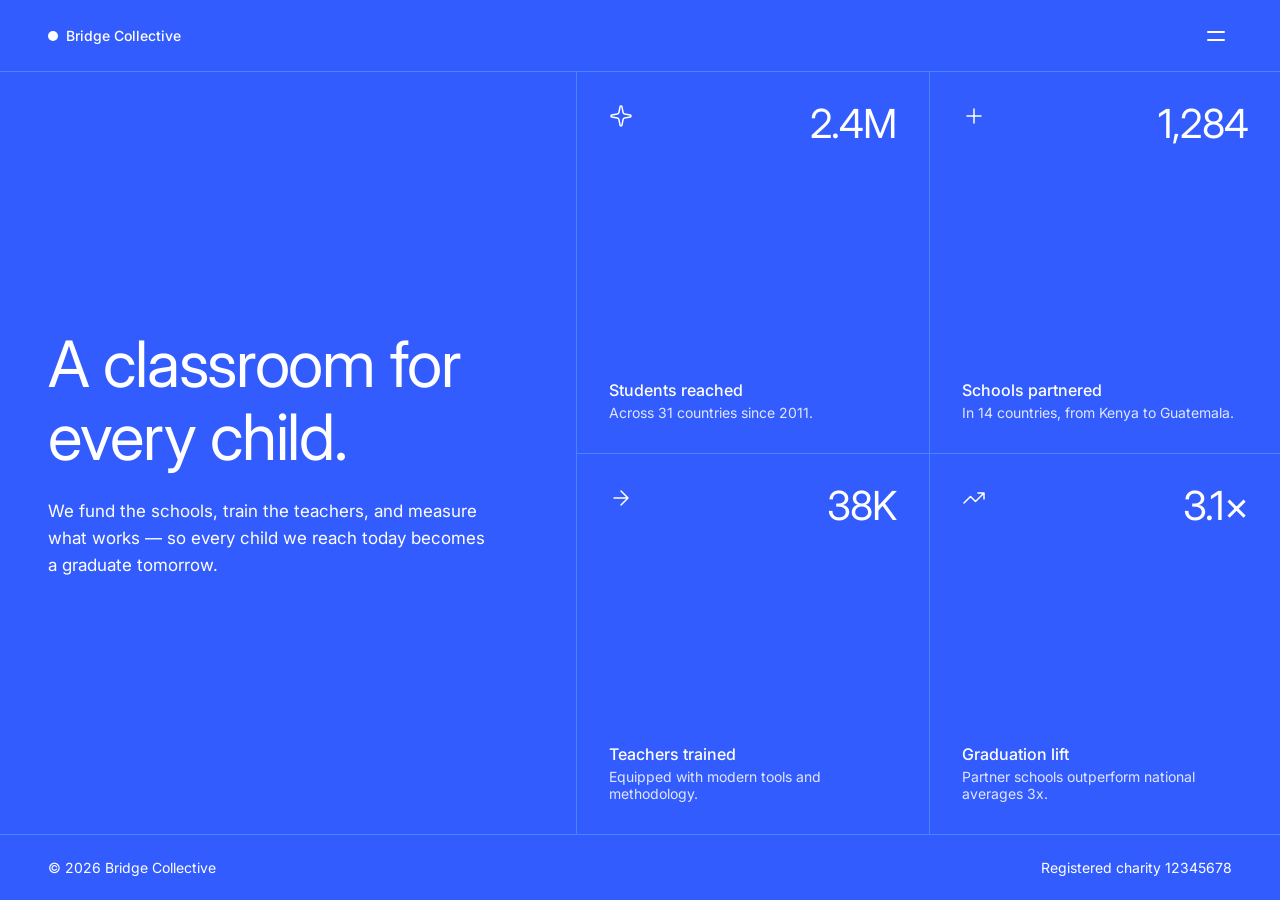
<file: grid-landing-page-main/index.html>
<!DOCTYPE html>
<html lang="en">
<head>
  <meta charset="UTF-8">
  <meta name="viewport" content="width=device-width, initial-scale=1.0">

  <link rel="icon" type="image/png" sizes="32x32" href="./assets/images/favicon-32x32.png">
  <link rel="stylesheet" href="style.css">

  <title>Frontend Mentor | Grid landing page</title>
</head>
<body>

  <!-- En-tête : logo + bouton du menu -->
  <header class="header">
    <a href="#" class="logo">Bridge Collective</a>

    <button class="menu-button" type="button" aria-label="Open menu" aria-expanded="false" aria-controls="menu">
      <img src="./assets/images/icon-menu.svg" alt="" width="24" height="24">
    </button>
  </header>

  <main class="main">

    <!-- Partie gauche : titre et paragraphe -->
    <section class="hero">
      <h1>A classroom for every child.</h1>
      <p>We fund the schools, train the teachers, and measure what works — so every child we reach today becomes a graduate tomorrow.</p>
    </section>

    <!-- Partie droite : les 4 statistiques (grille 2x2) -->
    <section class="stats">
      <!-- Statistique 1 -->
      <article class="stat">
        <img src="./assets/images/icon-sparkle.svg" alt="" width="24" height="24">
        <p class="stat-number">2.4M</p>
        <h2 class="stat-title">Students reached</h2>
        <p class="stat-text">Across 31 countries since 2011.</p>
      </article>

      <!-- Statistique 2 -->
      <article class="stat">
        <img src="./assets/images/icon-plus.svg" alt="" width="24" height="24">
        <p class="stat-number">1,284</p>
        <h2 class="stat-title">Schools partnered</h2>
        <p class="stat-text">In 14 countries, from Kenya to Guatemala.</p>
      </article>

      <!-- Statistique 3 -->
      <article class="stat">
        <img src="./assets/images/icon-arrow-right.svg" alt="" width="24" height="24">
        <p class="stat-number">38K</p>
        <h2 class="stat-title">Teachers trained</h2>
        <p class="stat-text">Equipped with modern tools and methodology.</p>
      </article>

      <!-- Statistique 4 -->
      <article class="stat">
        <img src="./assets/images/icon-trending-up.svg" alt="" width="24" height="24">
        <p class="stat-number">3.1×</p>
        <h2 class="stat-title">Graduation lift</h2>
        <p class="stat-text">Partner schools outperform national averages 3x.</p>
      </article>
    </section>

  </main>

  <!-- Pied de page : copyright et numéro de l'association -->
  <footer class="footer">
    <p>© 2026 Bridge Collective</p>
    <p>Registered charity 12345678</p>
  </footer>

  <!-- Menu : caché au départ, affiché quand on clique sur le bouton (voir script.js) -->
  <div class="overlay" hidden></div>
  <nav class="menu" id="menu" aria-label="Main" hidden>
    <ul>
      <li><a href="#">About</a></li>
      <li><a href="#">Our Work</a></li>
      <li><a href="#">Partners</a></li>
      <li><a href="#">Annual Report</a></li>
      <li><a href="#">Donate</a></li>
    </ul>
  </nav>
  <script src="script.js"></script>
</body>
</html>
</file>
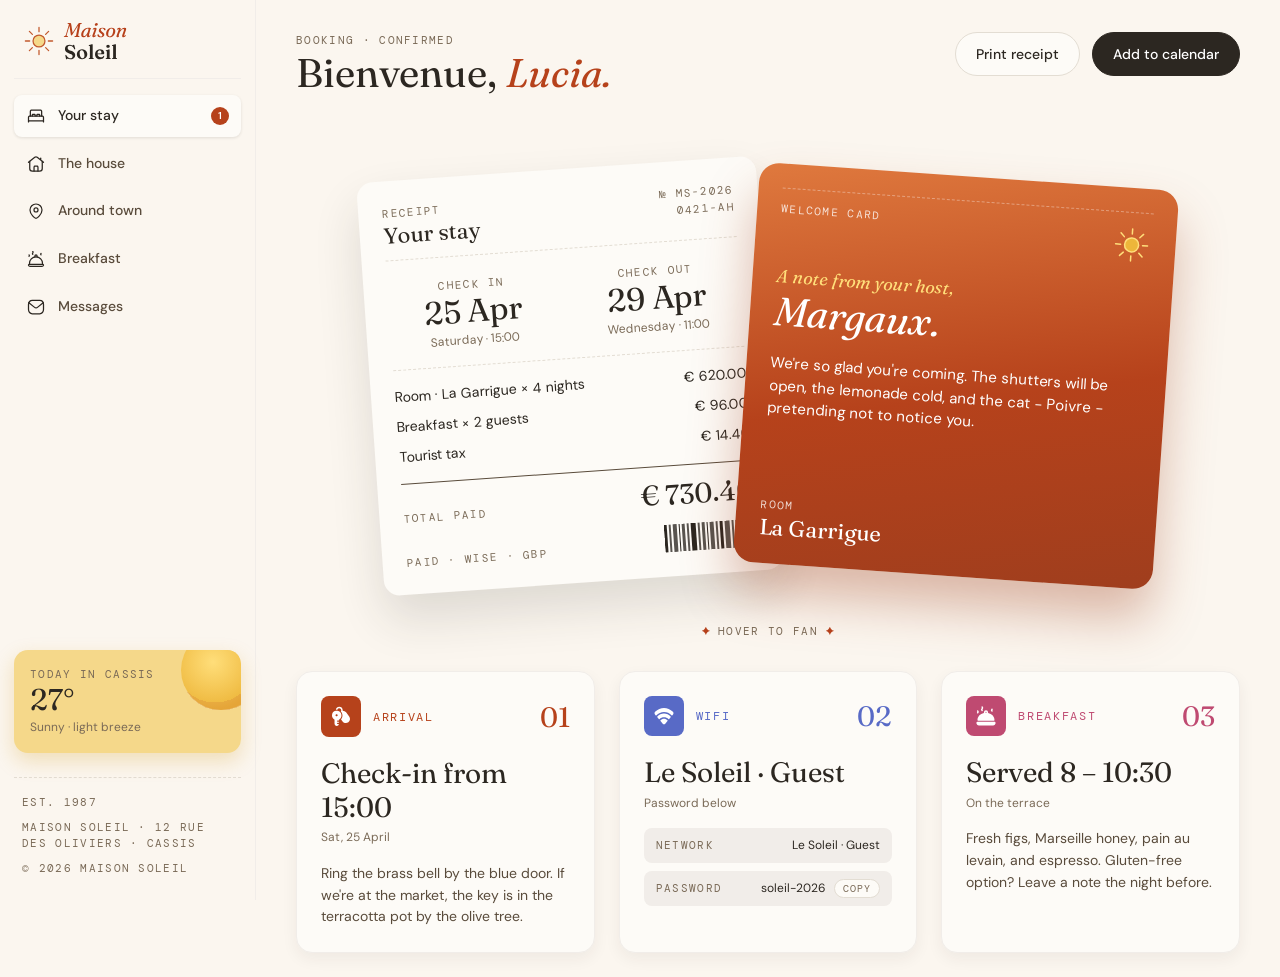
<file: hotel-booking-confirmation-page-main/index.html>
<!DOCTYPE html>
<html lang="en">
<head>
  <meta charset="UTF-8">
  <meta name="viewport" content="width=device-width, initial-scale=1.0">
  <link rel="icon" type="image/png" sizes="32x32" href="./assets/images/favicon-32x32.png">
  <title>Frontend Mentor | Hotel booking confirmation page</title>
  <link rel="stylesheet" href="style.css">
</head>
<body>
<div class="layout">

  <!-- <aside> est la balise sémantique d'un contenu placé à côté du contenu principal : logo, navigation, météo -->
  <aside class="sidebar" id="sidebar">

    <!-- Ligne du haut : logo à gauche, bouton de menu à droite visible que sur mobile -->
    <div class="sidebar__top">
      <a href="#"><img src="./assets/images/logo.svg" alt="Maison Soleil"></a>
      <button class="menu-toggle" type="button" aria-expanded="false" aria-label="Open menu">
        <img class="icon-open" src="./assets/images/icon-menu.svg" alt="">
        <img class="icon-close" src="./assets/images/icon-close.svg" alt="">
      </button>
    </div>

    <!-- Panneau qui regroupe ce qui se replie dans le menu mobile : navigation, météo et mentions -->
    <div class="sidebar__panel">

      <!-- Navigation du client -->
      <nav aria-label="Guest navigation">
        <ul class="nav">
          <li><a href="#" aria-current="page" aria-label="Your stay, 1 new notification"><img src="./assets/images/icon-bed.svg" alt="">Your stay<span class="badge">1</span></a>
          </li>
          <li><a href="#"><img src="./assets/images/icon-house.svg" alt="">The house</a></li>
          <li><a href="#"><img src="./assets/images/icon-pin.svg" alt="">Around town</a></li>
          <li><a href="#"><img src="./assets/images/icon-breakfast-outline.svg" alt="">Breakfast</a></li>
          <li><a href="#"><img src="./assets/images/icon-mail.svg" alt="">Messages</a></li>
        </ul>
      </nav>

      <!-- Carte météo locale, placée en bas de la barre latérale par le CSS -->
      <div class="weather">
        <img src="./assets/images/icon-weather.svg" alt="">
        <p class="label">Today in Cassis</p>
        <p class="big">27°</p>
        <!-- <small> sert ici de texte secondaire discret -->
        <small>Sunny · light breeze</small>
      </div>

      <!-- Mentions de l'hôtel : année de création, adresse et copyright -->
      <div class="legal">
        <p class="label">Est. 1987</p>
        <p class="label">Maison Soleil · 12 Rue des Oliviers · Cassis</p>
        <p class="label">© 2026 Maison Soleil</p>
      </div>
    </div>
  </aside>

 <!-- Colonne de droite : contenu principal de la page -->
  <div class="content">

    <!-- En-tête de la page-->
    <header class="topbar">
      <div>
        <p class="label">Booking · Confirmed</p>
        <h1>Bienvenue, <em>Lucia.</em></h1>
      </div>

      <!--Boutons d'action : de vrais <button> car ils déclenchent une action et ne changent pas de page-->
      <div class="actions">
        <button class="button" type="button" id="print">Print receipt</button>
        <!-- Deuxième classe "dark" : ajoute le style sombre par-dessus le style de base .button -->
        <button class="button dark" type="button">Add to calendar</button>
      </div>
    </header>

    <main>

      <!-- Début des cartes de réservation : le reçu et le mot de l'hôte qui se chevauchent -->
      <section class="showcase" aria-label="Your booking">

        <div class="stack">

          <!-- Carte du reçu : récapitulatif du séjour et du paiement -->
          <article class="receipt">

            <!-- Haut du reçu : titre à gauche et numéro de réservation à droite -->
            <div class="receipt__head">
              <div><p class="label">Receipt</p><h2>Your stay</h2></div>
              <p class="label">№ MS-2026<br>0421-AH</p>
            </div>

            <!-- Dates du séjour : deux blocs côte à côte pour l'arrivée et le départ -->
            <div class="receipt__dates">
              <div><p class="label">Check in</p><p class="big">25 Apr</p><small>Saturday · 15:00</small></div>
              <div><p class="label">Check out</p><p class="big">29 Apr</p><small>Wednesday · 11:00</small></div>
            </div>

            <!-- Détail du prix : une liste de description <dl> relie chaque libellé (dt) à son montant (dd) -->
            <dl class="receipt__lines">
              <div><dt>Room · La Garrigue × 4 nights</dt><dd>€ 620.00</dd></div>
              <div><dt>Breakfast × 2 guests</dt><dd>€ 96.00</dd></div>
              <div><dt>Tourist tax</dt><dd>€ 14.40</dd></div>
            </dl>
            <div class="receipt__total"><p class="label">Total paid</p><p class="big">€ 730.40</p></div>

            <!-- Bas du reçu : moyen de paiement à gauche et code-barres décoratif à droite -->
            <div class="receipt__foot"><p class="label">Paid · Wise · GBP</p><img src="./assets/images/icon-barcode.svg" alt=""></div>
          </article>

          <!-- Carte orange du mot de l'hôte, posée par-dessus le reçu -->
          <article class="note">
            <!-- Haut de la carte : libellé à gauche et petit soleil décoratif à droite -->
            <div class="note__head"><p class="label">Welcome card</p><img src="./assets/images/icon-sun.svg" alt=""></div>
            <!-- Message de l'hôte : introduction, prénom en grand, puis texte de bienvenue -->
            <p class="note__from">A note from your host,</p>
            <h2>Margaux.</h2>
            <p>We're so glad you're coming. The shutters will be open, the lemonade cold, and the cat - Poivre - pretending not to notice you.</p>
            <div class="note__room"><p class="label">Room</p><p class="big">La Garrigue</p></div>
          </article>

          <!-- Grand soleil invisible au départ : il apparaît entre les cartes quand elles s'écartent au survol -->
          <img class="stack__sun" src="./assets/images/illustration-sun.svg" alt="">
        </div>
        <p class="hint label" aria-hidden="true">Hover to fan</p>
      </section>

      <!-- Début de la rangée d'infos pratiques : trois cartes Arrivée, Wi-Fi et Petit-déjeuner -->
      <section class="infos" aria-label="Guest information">

        <!-- Carte Arrivée : heure et instructions pour récupérer la clé -->
        <article class="info">
          <!-- Haut de carte : icône avec son nom à gauche, numéro à droite -->
          <div class="info__head">
            <span class="info__tag"><img src="./assets/images/icon-key.svg" alt="">Arrival</span>
            <span class="info__num">01</span>
          </div>
          <h2>Check-in from 15:00</h2>
          <small>Sat, 25 April</small>
          <p>Ring the brass bell by the blue door. If we're at the market, the key is in the terracotta pot by the olive tree.</p>
        </article>

        <!-- Carte Wi-Fi : la classe info--wifi change la couleur d'accent en bleu (voir le CSS) -->
        <article class="info info--wifi">
          <div class="info__head">
            <span class="info__tag"><img src="./assets/images/icon-wifi.svg" alt="">Wifi</span>
            <span class="info__num">02</span>
          </div>
          <h2>Le Soleil · Guest</h2>
          <small>Password below</small>

          <!-- Identifiants du réseau : une liste de description avec une ligne par information -->
          <dl class="creds">
            <div><dt class="label">Network</dt><dd>Le Soleil · Guest</dd></div>
            <div>
              <dt class="label">Password</dt>
              <dd id="wifi-password">soleil-2026</dd>
              <!-- Bouton de copie : aria-live="polite" fait annoncer le changement de texte (Copied) aux lecteurs d'écran -->
              <dd><button class="copy" type="button" aria-live="polite">Copy</button></dd>
            </div>
          </dl>
        </article>

        <!-- Carte Petit-déjeuner : la classe info--breakfast change la couleur d'accent en rose -->
        <article class="info info--breakfast">
          <div class="info__head">
            <span class="info__tag"><img src="./assets/images/icon-breakfast.svg" alt="">Breakfast</span>
            <span class="info__num">03</span>
          </div>
          <h2>Served 8 – 10:30</h2>
          <small>On the terrace</small>
          <p>Fresh figs, Marseille honey, pain au levain, and espresso. Gluten-free option? Leave a note the night before.</p>
        </article>
      </section>
    </main>
  </div>
</div>
<script src="script.js"></script>
</body>
</html>
</file>
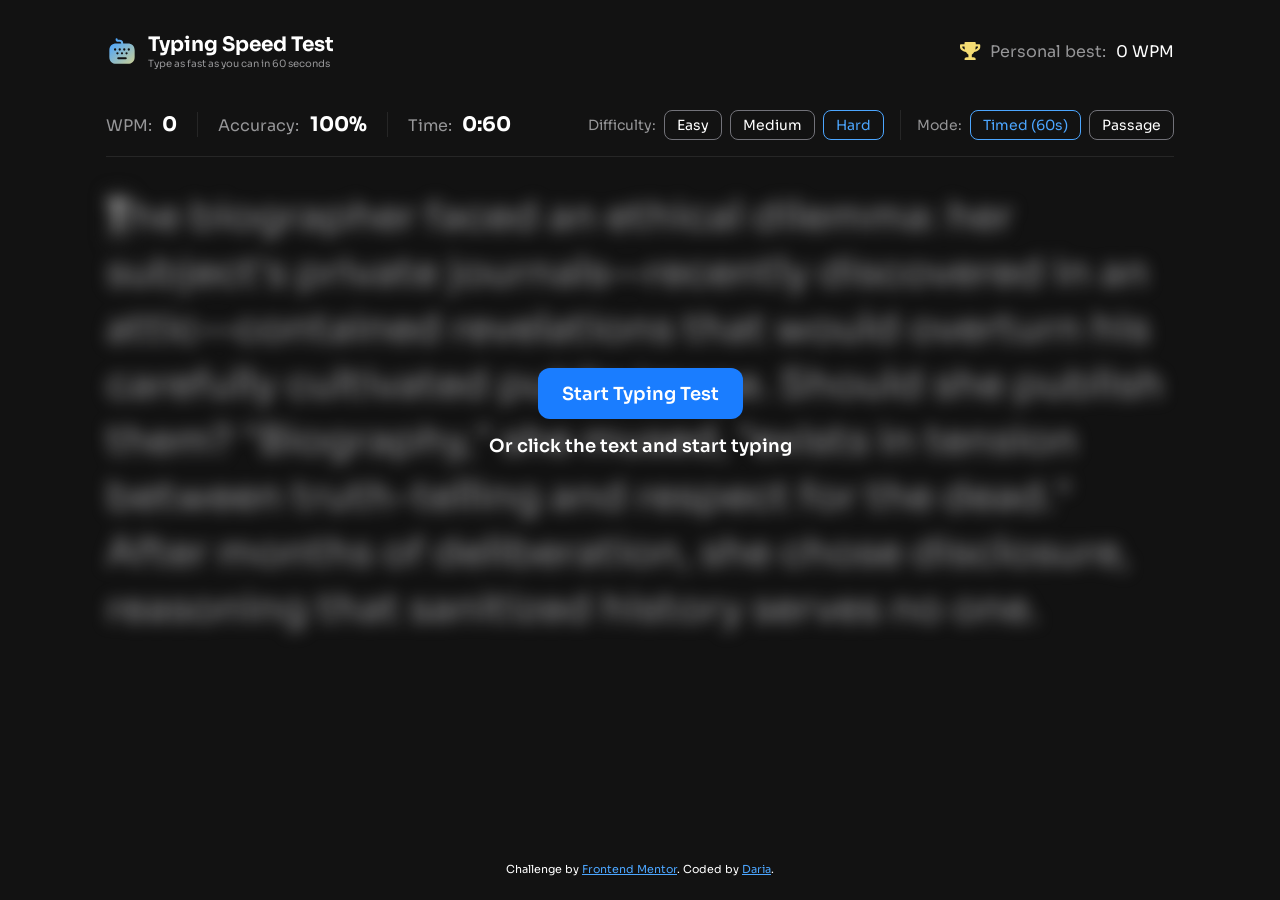
<file: typing-speed-test-main/index.html>
<!DOCTYPE html>
<html lang="en">
<head>
  <meta charset="UTF-8">
  <meta name="viewport" content="width=device-width, initial-scale=1.0">
  <link rel="icon" type="image/png" sizes="32x32" href="./assets/images/favicon-32x32.png">
  <title>Frontend Mentor | Typing Speed Test</title>
  <link rel="stylesheet" href="./style.css">
  <script src="./script.js" defer></script>
</head>
<body>

  <!-- Image de confettis, cachée par défaut et affichée seulement en cas de nouveau record -->
  <img class="confetti" id="confetti" src="./assets/images/pattern-confetti.svg" alt="" hidden>

  <!-- Conteneur général qui centre et limite la largeur du contenu -->
  <div class="app">

    <!-- En-tête de la page : logo et titre à gauche, record personnel à droite -->
    <header class="header">

      <!-- Bloc de gauche : logo accompagné du titre et du sous-titre -->
      <div class="brand">
        <img src="./assets/images/logo-small.svg" alt="" width="32" height="32">
        <div>
          <h1 class="brand__title">Typing Speed Test</h1>
          <p class="brand__subtitle">Type as fast as you can in 60 seconds</p>
        </div>
      </div>

      <!-- Bloc de droite : le meilleur score, rempli par le JavaScript via l'id "best" -->
      <p class="best">
        <img src="./assets/images/icon-personal-best.svg" alt="" width="21" height="18">
        <span class="best__label">Personal best:</span>
        <span><span id="best">0</span> WPM</span>
      </p>
    </header>

    <!-- Écran du test, masqué par le JavaScript quand les résultats s'affichent -->
    <main id="test-view">

      <!-- Barre qui regroupe les statistiques en direct et les réglages -->
      <section class="toolbar" aria-label="Test settings and live stats">

        <!-- Statistiques mises à jour en direct par le JavaScript grâce aux id -->
        <div class="stats">
          <p class="stat">WPM: <strong id="wpm">0</strong></p>
          <p class="stat">Accuracy: <strong id="accuracy">100%</strong></p>
          <p class="stat">Time: <strong id="time">0:60</strong></p>
        </div>

        <!-- Réglages : chaque groupe de boutons permet de choisir une seule option -->
        <div class="options">

          <!-- Niveau de difficulté : data-difficulty indique au JavaScript quelle valeur choisir -->
          <div class="option-group">
            <span class="option-group__label">Difficulty:</span>
            <!-- aria-pressed="true" marque le bouton actuellement sélectionné -->
            <button class="chip" type="button" data-difficulty="easy" aria-pressed="false">Easy</button>
            <button class="chip" type="button" data-difficulty="medium" aria-pressed="false">Medium</button>
            <button class="chip" type="button" data-difficulty="hard" aria-pressed="true">Hard</button>
          </div>

          <!-- Mode de jeu : chronométré (60 secondes) ou jusqu'à la fin du passage -->
          <div class="option-group">
            <span class="option-group__label">Mode:</span>
            <button class="chip" type="button" data-mode="timed" aria-pressed="true">Timed (60s)</button>
            <button class="chip" type="button" data-mode="passage" aria-pressed="false">Passage</button>
          </div>
        </div>
      </section>

      <!-- Zone du texte à recopier, avec position relative pour superposer l'écran de démarrage -->
      <section class="passage-zone">

        <!-- Texte à recopier : le JavaScript y insère un <span> par caractère -->
        <div class="passage is-blurred" id="passage" aria-label="Text to type"></div>

        <!-- Champ de saisie invisible : il reçoit les touches tapées, y compris sur mobile -->
        <input class="sr-input" id="hidden-input" type="text"
               autocomplete="off" autocapitalize="off" autocorrect="off"
               spellcheck="false" aria-label="Type the passage here">

        <!-- Écran de démarrage superposé au texte flouté, masqué dès que le test commence -->
        <div class="start" id="start">
          <button class="btn btn--primary" id="start-btn" type="button">Start Typing Test</button>
          <p class="start__hint">Or click the text and start typing</p>
        </div>
      </section>

      <!-- Bouton de relance, visible seulement pendant le test -->
      <div class="restart" id="restart" hidden>
        <button class="btn btn--dark" id="restart-btn" type="button">
          Restart Test
          <img src="./assets/images/icon-restart.svg" alt="" width="16" height="16">
        </button>
      </div>
    </main>

    <!-- Écran des résultats, caché au départ et affiché à la fin du test -->
    <section class="results" id="results-view" hidden>

      <!-- Étoiles purement décoratives, placées en position absolue par le CSS -->
      <img class="results__star results__star--1" src="./assets/images/pattern-star-1.svg" alt="" width="74" height="74">
      <img class="results__star results__star--2" src="./assets/images/pattern-star-2.svg" alt="" width="32" height="32">

      <!-- Icône dans un halo, son image change si le record est battu -->
      <div class="results__icon">
        <img id="results-icon" src="./assets/images/icon-completed.svg" alt="" width="64" height="64">
      </div>

      <!-- Titre et message, remplacés par le JavaScript selon le résultat -->
      <h2 class="results__title" id="results-title">Test Complete!</h2>
      <p class="results__text" id="results-text">Solid run. Keep pushing to beat your high score.</p>

      <!-- Trois cartes de résultats : mots par minute, précision, caractères -->
      <div class="cards">
        <div class="card">
          <p class="card__label">WPM:</p>
          <p class="card__value" id="res-wpm">0</p>
        </div>
        <div class="card">
          <p class="card__label">Accuracy:</p>
          <p class="card__value" id="res-accuracy">0%</p>
        </div>
        <div class="card">
          <p class="card__label">Characters</p>
          <!-- Caractères corrects en vert, un séparateur, puis les erreurs en rouge -->
          <p class="card__value">
            <span class="ok" id="res-correct">0</span><span class="sep">/</span><span class="ko" id="res-wrong">0</span>
          </p>
        </div>
      </div>

      <!-- Bouton pour recommencer un test depuis l'écran des résultats -->
      <button class="btn btn--light" id="again-btn" type="button">
        Go Again
        <img src="./assets/images/icon-restart.svg" alt="" width="16" height="16">
      </button>
    </section>

    <!-- Pied de page : crédit du défi et de l'auteur -->
    <footer class="attribution">
      Challenge by <a href="https://www.frontendmentor.io?ref=challenge">Frontend Mentor</a>.
      Coded by <a href="#">Daria</a>.
    </footer>
  </div>
</body>
</html>
</file>
<file: grid-landing-page-main/style.css>
/* Police Inter, chargée depuis le dossier assets */
@font-face {
  font-family: "Inter";
  src: url("./assets/fonts/inter/inter-variable.ttf") format("truetype");
  font-weight: 100 900;
  font-display: swap;
}

/* Variables : couleurs et tailles réutilisées dans tout le fichier */
:root {
  --white: hsl(0, 0%, 100%);
  --blue-400: hsl(220, 100%, 64%);
  --blue-600: hsl(228, 100%, 60%);
  --overlay: hsla(0, 0%, 0%, 0.25);

  --line: 1px solid var(--blue-400);
  --header-height: 62px;
}

/* Remise à zéro des marges et styles par défaut du navigateur */
*,
*::before,
*::after {
  box-sizing: border-box;
  margin: 0;
  padding: 0;
}

img {
  display: block;
}

/* Suppression des puces des listes */
ul {
  list-style: none;
}

/* Les liens gardent la couleur du texte */
a {
  color: inherit;
}

/* Suppression du style par défaut des boutons */
button {
  font: inherit;
  color: inherit;
  background: none;
  border: 0;
  cursor: pointer;
}

/* Style général de la page : fond bleu, texte blanc, éléments en colonne */
body {
  min-height: 100vh;
  display: flex;
  flex-direction: column;
  font-family: "Inter", sans-serif;
  font-size: 0.875rem;
  font-weight: 400;
  color: var(--white);
  background-color: var(--blue-600);
}

/* Contour blanc quand on navigue au clavier (touche Tab) */
a:focus-visible,
button:focus-visible {
  outline: 2px solid var(--white);
  outline-offset: 4px;
}

/* En-tête : logo à gauche, bouton à droite */
.header {
  height: var(--header-height);
  padding-inline: 1.5rem;
  display: flex;
  align-items: center;
  justify-content: space-between;
  border-bottom: var(--line);
}

.logo {
  display: flex;
  align-items: center;
  gap: 0.5rem;
  font-weight: 500;
  text-decoration: none;
}

/* Petit rond blanc dessiné avant le nom */
.logo::before {
  content: "";
  width: 10px;
  height: 10px;
  border-radius: 50%;
  background-color: var(--white);
}

.menu-button {
  padding: 0.25rem;
  opacity: 1;
  transition: opacity 0.2s;
}

/* Bouton un peu transparent au survol */
.menu-button:hover {
  opacity: 0.7;
}

/* Zone principale : prend tout l'espace entre le header et le footer */
.main {
  flex: 1;
  display: grid;
}

/* Partie gauche : titre et paragraphe */
.hero {
  padding: 2.5rem 1.5rem;
  display: flex;
  flex-direction: column;
  justify-content: center;
  gap: 1.5rem;
}

.hero h1 {
  font-size: 2.25rem;
  font-weight: 400;
  line-height: 1.15;
  letter-spacing: -0.02em;
}

.hero p {
  max-width: 28rem;
  font-size: 1.0625rem;
  line-height: 1.6;
}

/* Conteneur des 4 cartes : 1 colonne sur mobile */
.stats {
  display: grid;
  grid-template-columns: 1fr;
}

/* Une carte : petite grille de 2 colonnes et 4 lignes */
.stat {
  min-height: 18rem;
  padding: 1.5rem;
  display: grid;
  grid-template-columns: auto 1fr;
  grid-template-rows: auto 1fr auto auto; /* la ligne 2 pousse le texte vers le bas */
  border-top: var(--line);
  transition: background-color 0.2s;
}

/* Fond un peu plus clair au survol */
.stat:hover {
  background-color: hsla(0, 0%, 100%, 0.07);
}

/* Icône : en haut à gauche */
.stat > img {
  grid-column: 1;
  grid-row: 1;
}

/* Grand nombre : en haut à droite */
.stat-number {
  grid-column: 2;
  grid-row: 1;
  justify-self: end;
  font-size: 2.25rem;
  line-height: 1;
  letter-spacing: -0.02em;
}

/* Titre : en bas, sur toute la largeur de la carte */
.stat-title {
  grid-column: 1 / -1;
  grid-row: 3;
  font-size: 1rem;
  font-weight: 500;
}

/* Description : sous le titre */
.stat-text {
  grid-column: 1 / -1;
  grid-row: 4;
  margin-top: 0.25rem;
  opacity: 0.85;
}

/* Pied de page : les deux textes l'un sous l'autre sur mobile */
.footer {
  padding: 1.5rem;
  display: flex;
  flex-direction: column;
  gap: 0.25rem;
  border-top: var(--line);
}

/* Fond assombri du menu, sous l'en-tête */
.overlay {
  position: fixed;
  inset: var(--header-height) 0 0 0;
  background-color: var(--overlay);
}

/* Panneau du menu : sous l'en-tête, sur toute la largeur */
.menu {
  position: fixed;
  top: var(--header-height);
  left: 0;
  right: 0;
  padding: 1.5rem;
  text-align: center;
  background-color: var(--blue-600);
}

/* Menu et fond cachés quand l'attribut hidden est présent */
.menu[hidden],
.overlay[hidden] {
  display: none;
}

/* Liens du menu les uns sous les autres */
.menu ul {
  display: flex;
  flex-direction: column;
  gap: 0.25rem;
}

.menu a {
  font-size: 1.75rem;
  font-weight: 500;
  letter-spacing: -0.02em;
  line-height: 1.3;
  text-decoration: none;
}

/* Liens soulignés au survol */
.menu a:hover {
  text-decoration: underline;
  text-underline-offset: 6px;
  text-decoration-thickness: 2px;
}

/* Attribution fournie par Frontend Mentor */
.attribution {
  padding: 0.75rem;
  font-size: 11px;
  text-align: center;
  background-color: var(--white);
  color: hsl(0, 0%, 20%);
}

.attribution a {
  color: hsl(228, 45%, 44%);
}

/* TABLETTE (à partir de 768px) : stats en grille 2x2 */
@media (min-width: 768px) {
  :root {
    --header-height: 72px;
  }

  .header {
    padding-inline: 3rem;
  }

  .hero {
    padding: 4rem 3rem;
  }

  .hero h1 {
    font-size: 3.5rem;
  }

  /* 2 colonnes égales = grille 2x2 */
  .stats {
    grid-template-columns: 1fr 1fr;
  }

  .stat {
    min-height: 20rem;
    padding: 2rem;
  }

  /* Trait à gauche des cartes 2 et 4 pour séparer les colonnes */
  .stat:nth-child(even) {
    border-left: var(--line);
  }

  .stat-number {
    font-size: 2.5rem;
  }

  /* Footer : un texte à gauche, l'autre à droite */
  .footer {
    padding: 1.5rem 3rem;
    flex-direction: row;
    justify-content: space-between;
  }

  .menu {
    padding: 2.5rem 3rem;
  }
}

/* BUREAU (à partir de 1024px) : titre à gauche, grille 2x2 à droite */
@media (min-width: 1024px) {
  /* Main coupé en 2 colonnes : 9 parts pour le titre, 11 pour les stats */
  .main {
    grid-template-columns: 9fr 11fr;
  }

  .hero {
    padding-block: 2rem;
  }

  /* 2 lignes de même hauteur + trait entre le titre et les stats */
  .stats {
    grid-template-rows: 1fr 1fr;
    border-left: var(--line);
  }

  .stat {
    min-height: 0;
  }

  /* Pas de trait au-dessus des 2 premières cartes */
  .stat:nth-child(-n + 2) {
    border-top: 0;
  }

  .stat-number {
    font-size: 2.5rem;
  }

  /* Menu : panneau collé à droite, sur toute la hauteur */
  .menu {
    left: auto;
    bottom: 0;
    width: 27.5vw;
    min-width: 18rem;
    padding: 4.5rem 3rem 3rem;
    text-align: right;
  }
}

/* TRÈS GRAND ÉCRAN (à partir de 1280px) : titre plus grand */
@media (min-width: 1280px) {
  .hero h1 {
    font-size: 4rem;
  }
}

/* Animations désactivées si la personne les a refusées dans son système */
@media (prefers-reduced-motion: reduce) {
  * {
    transition: none !important;
  }
}
</file>
<file: hotel-booking-confirmation-page-main/style.css>
/*Polices (dossier /assets/fonts)  */

@font-face {
  font-family: "Fraunces";
  src: url("./assets/fonts/fraunces/Fraunces-VariableFont_SOFT,WONK,opsz,wght.ttf");
  /* Police variable : toutes les graisses sont dans un seul fichier */
  font-weight: 100 900;
}

@font-face {
  font-family: "Fraunces";
  src: url("./assets/fonts/fraunces/Fraunces-Italic-VariableFont_SOFT,WONK,opsz,wght.ttf");
  font-weight: 100 900;
  font-style: italic;
}

@font-face {
  font-family: "DM Sans";
  src: url("./assets/fonts/dm-sans/DMSans-VariableFont_opsz,wght.ttf");
  font-weight: 100 1000;
}

@font-face {
  font-family: "DM Mono";
  src: url("./assets/fonts/dm-mono/DMMono-Regular.ttf");
}

/*Variables  */

:root {
  --neutral-900: hsl(33, 15%, 15%);
  --neutral-700: hsl(32, 20%, 29%);
  --neutral-600: hsl(33, 17%, 41%);
  --neutral-400: hsl(36, 22%, 86%);
  --neutral-200: hsl(30, 24%, 93%);
  --neutral-100: hsl(35, 60%, 96%);
  --neutral-50: hsl(40, 60%, 98%);
  --neutral-0: hsl(0, 0%, 100%);

  --sun-300: hsl(44, 84%, 75%);
  --sun-200: hsl(45, 100%, 74%);

  --terracotta-700: hsl(15, 69%, 37%);
  --terracotta-600: hsl(15, 74%, 41%);
  --terracotta-400: hsl(22, 72%, 56%);

  --blue-500: hsl(230, 49%, 56%);
  --rose-500: hsl(340, 48%, 52%);

  /* Polices de secours après la police principale */
  --font-serif: "Fraunces", Georgia, serif;
  --font-sans: "DM Sans", system-ui, sans-serif;
  --font-mono: "DM Mono", ui-monospace, monospace;
}

/* Base */

*,
*::before,
*::after {
  /* Le padding et la bordure sont inclus dans la largeur */
  box-sizing: border-box;
  margin: 0;
  padding: 0;
}

body {
  background: var(--neutral-100);
  color: var(--neutral-900);
  /* Raccourci : taille 14px / interligne / police */
  font: 0.875rem/1.55 var(--font-sans);
}

img {
  /* Supprime le petit espace sous les images en ligne */
  display: block;
  max-width: 100%;
}

h1,
h2,
.big {
  font-family: var(--font-serif);
  /* Annule le gras par défaut des titres */
  font-weight: 400;
  line-height: 1.2;
}

/* Petits libellés en majuscules */
.label {
  color: var(--neutral-600);
  font: 0.6875rem/1.5 var(--font-mono);
  letter-spacing: 0.12em;
  text-transform: uppercase;
}

small {
  display: block;
  color: var(--neutral-600);
  font-size: 0.75rem;
}

/* Contour visible seulement à la navigation clavier */
:focus-visible {
  outline: 2px solid var(--terracotta-600);
  outline-offset: 2px;
}

/*Structure */

.layout {
  display: grid;
  /* Barre latérale de 256px, le contenu prend le reste */
  grid-template-columns: 16rem 1fr;
  min-height: 100vh;
}

.content {
  padding: 2rem 2.5rem 1.5rem;
  /* Évite le défilement horizontal causé par les cartes inclinées */
  overflow-x: clip;
}

/* Barre latérale  */

.sidebar {
  /* Reste en haut de l'écran pendant le défilement */
  position: sticky;
  top: 0;
  display: flex;
  flex-direction: column;
  height: 100vh;
  padding: 1.25rem 0.875rem 1.5rem;
  border-right: 1px solid var(--neutral-200);
  background: var(--neutral-100);
}

.sidebar__top {
  display: flex;
  align-items: center;
  justify-content: space-between;
  padding: 0 0.5rem 1rem;
  border-bottom: 1px solid var(--neutral-200);
}

.sidebar__panel {
  display: flex;
  /* Prend toute la hauteur restante et permet de pousser la météo en bas */
  flex: 1;
  flex-direction: column;
  gap: 1.5rem;
  padding-top: 1rem;
}

/* Caché sur ordinateur, affiché sur mobile  */
.menu-toggle {
  display: none;
  width: 2.5rem;
  height: 2.5rem;
  /* Centre l'icône dans le bouton */
  place-items: center;
  border: 1px solid var(--neutral-400);
  border-radius: 0.375rem;
  background: var(--neutral-50);
  cursor: pointer;
}

.icon-close {
  display: none;
}

.nav {
  display: grid;
  gap: 0.375rem;
  list-style: none;
}

.nav a {
  display: flex;
  align-items: center;
  gap: 0.75rem;
  padding: 0.625rem 0.75rem;
  border-radius: 0.5rem;
  color: var(--neutral-700);
  font-weight: 500;
  text-decoration: none;
  transition: background 0.2s;
}

/* [aria-current] cible le lien de la page active */
.nav a:hover,
.nav a[aria-current] {
  background: var(--neutral-50);
  color: var(--neutral-900);
}

.nav a[aria-current] {
  box-shadow: 0 1px 3px hsla(33, 15%, 15%, 0.12);
}

.badge {
  display: grid;
  place-items: center;
  width: 1.125rem;
  height: 1.125rem;
  /* Pousse la pastille tout à droite du lien */
  margin-left: auto;
  border-radius: 50%;
  background: var(--terracotta-600);
  color: var(--neutral-0);
  font-size: 0.625rem;
  font-weight: 600;
}

.weather {
  /* Repère pour placer le soleil décoratif */
  position: relative;
  /* Coupe le soleil qui dépasse du coin */
  overflow: hidden;
  /* Pousse la carte tout en bas de la barre latérale */
  margin-top: auto;
  padding: 1rem;
  border-radius: 0.875rem;
  background: var(--sun-300);
  box-shadow: 0 8px 20px hsla(42, 83%, 45%, 0.25);
}

.weather img {
  position: absolute;
  top: -1.25rem;
  right: -1.25rem;
}

/* Les textes passent devant le soleil décoratif */
.weather > :not(img) {
  position: relative;
}

.weather .big {
  font-size: 1.875rem;
}

.legal {
  display: grid;
  gap: 0.5rem;
  padding: 1rem 0.5rem 0;
  border-top: 1px dashed var(--neutral-400);
}

/* En-tête */

.topbar {
  display: flex;
  /* Les boutons passent sous le titre si la place manque */
  flex-wrap: wrap;
  align-items: flex-start;
  justify-content: space-between;
  gap: 1rem;
}

h1 {
  /* Taille qui s'adapte à l'écran, entre 32px et 40px */
  font-size: clamp(2rem, 4vw, 2.5rem);
}

h1 em {
  color: var(--terracotta-600);
}

.actions {
  display: flex;
  gap: 0.75rem;
}

.button {
  padding: 0.75rem 1.25rem;
  border: 1px solid var(--neutral-400);
  /* Très grand rayon : extrémités complètement arrondies */
  border-radius: 999px;
  background: var(--neutral-50);
  color: inherit;
  /* Les boutons n'héritent pas de la police */
  font: 500 0.875rem var(--font-sans);
  cursor: pointer;
  transition: background 0.2s;
}

.button:hover {
  background: var(--neutral-200);
}

/* Variante sombre, placée après .button pour l'emporter */
.dark {
  border-color: var(--neutral-900);
  background: var(--neutral-900);
  color: var(--neutral-0);
}

.dark:hover {
  background: var(--neutral-700);
}

/*Cartes superposées  */

.showcase {
  margin-top: 2rem;
}

.stack {
  /* Repère pour centrer le grand soleil */
  position: relative;
  display: flex;
  align-items: center;
  justify-content: center;
  padding: 2.5rem 0 1.5rem;
}

.receipt,
.note {
  position: relative;
  padding: 1.5rem;
  /* Anime l'effet éventail */
  transition: transform 0.5s cubic-bezier(0.2, 0.8, 0.2, 1);
}

.receipt {
  /* Sous la carte orange  */
  z-index: 1;
  /* Peut rétrécir, largeur idéale 400px */
  flex: 0 1 25rem;
  border-radius: 1rem;
  background: var(--neutral-50);
  box-shadow: 0 24px 48px hsla(33, 15%, 15%, 0.14);
  /* Valeur négative : rotation vers la gauche */
  transform: rotate(-4deg);
}

.receipt h2 {
  font-size: 1.375rem;
}

.receipt__head {
  display: flex;
  justify-content: space-between;
  gap: 1rem;
  padding-bottom: 0.75rem;
  border-bottom: 1px dashed var(--neutral-400);
}

.receipt__head > .label {
  text-align: right;
}

.receipt__dates {
  display: grid;
  grid-template-columns: 1fr 1fr;
  gap: 1rem;
  padding: 1.25rem 0 1rem;
  border-bottom: 1px dashed var(--neutral-400);
  text-align: center;
}

.receipt__dates .big {
  font-size: 2rem;
}

.receipt__lines {
  display: grid;
  gap: 0.5rem;
  padding: 1rem 0;
}

.receipt__lines dd {
  white-space: nowrap;
}

/* Libellé à gauche, valeur à droite */
.receipt__lines div,
.receipt__total,
.receipt__foot {
  display: flex;
  justify-content: space-between;
  gap: 1rem;
}

.receipt__total {
  align-items: baseline;
  padding-top: 0.75rem;
  border-top: 1px solid var(--neutral-700);
}

.receipt__total .big {
  font-size: 1.75rem;
}

.receipt__foot {
  align-items: flex-end;
  margin-top: 0.75rem;
}

.note {
  /* Devant le reçu */
  z-index: 2;
  display: flex;
  flex: 0 1 26.25rem;
  flex-direction: column;
  min-height: 25rem;
  /* Marge négative : la carte recouvre le bord du reçu */
  margin-left: -1.5rem;
  border-radius: 1.25rem;
  background: linear-gradient(170deg, var(--terracotta-400), var(--terracotta-600) 55%, var(--terracotta-700));
  box-shadow: 0 30px 50px hsla(15, 69%, 37%, 0.35);
  color: var(--neutral-0);
  transform: rotate(4deg);
}

.note .label {
  color: hsla(0, 0%, 100%, 0.8);
}

.note__head {
  display: flex;
  justify-content: space-between;
  padding-top: 0.75rem;
  border-top: 1px dashed hsla(0, 0%, 100%, 0.35);
}

.note__head img {
  width: 2.5rem;
}

.note__from {
  margin-top: 1.5rem;
  color: var(--sun-200);
  font: italic 1.125rem var(--font-serif);
}

.note h2 {
  font-size: 2.5rem;
  font-style: italic;
}

/* Le + cible le paragraphe placé juste après le titre h2 */
.note h2 + p {
  margin-top: 1rem;
  font-size: 0.9375rem;
  line-height: 1.5;
}

.note__room {
  /* Pousse la chambre tout en bas de la carte */
  margin-top: auto;
  padding-top: 1.5rem;
}

.note__room .big {
  font-size: 1.375rem;
}

/* Grand soleil caché, il apparaît entre les cartes au survol */
.stack__sun {
  position: absolute;
  top: 50%;
  left: 50%;
  opacity: 0;
  /* translate(-50%, -50%) le centre vraiment, puis il est réduit et tourné */
  transform: translate(-50%, -50%) scale(0.5) rotate(-45deg);
  transition: opacity 0.4s, transform 0.5s cubic-bezier(0.2, 0.8, 0.2, 1);
}

.hint {
  display: flex;
  align-items: center;
  justify-content: center;
  gap: 0.5rem;
  margin-top: 1rem;
}

/* Deux losanges ajoutés avant et après le texte, sans toucher au HTML */
.hint::before,
.hint::after {
  content: url("./assets/images/icon-sparkle.svg");
}

/* Effet éventail : seulement avec une souris et des cartes côte à côte */
@media (hover: hover) and (min-width: 701px) {
  .stack:hover .receipt {
    transform: translateX(-6rem) rotate(-3deg);
  }

  .stack:hover .note {
    transform: translateX(6rem) rotate(5deg);
  }

  .stack:hover .stack__sun {
    opacity: 1;
    transform: translate(-50%, -50%);
  }
}

/* Infos pratiques  */

.infos {
  display: grid;
  /* 3 colonnes sur grand écran, moins quand la place manque (15rem minimum chacune) */
  grid-template-columns: repeat(auto-fit, minmax(15rem, 1fr));
  gap: 1.5rem;
  margin-top: 2rem;
}

.info {
  /* Couleur d'accent de la carte, redéfinie pour le Wi-Fi et le petit-déjeuner */
  --accent: var(--terracotta-600);
  padding: 1.5rem;
  border: 1px solid var(--neutral-200);
  border-radius: 1rem;
  background: var(--neutral-50);
  box-shadow: 0 6px 16px hsla(33, 15%, 15%, 0.06);
}

.info--wifi {
  --accent: var(--blue-500);
}

.info--breakfast {
  --accent: var(--rose-500);
}

.info__head {
  display: flex;
  align-items: center;
  justify-content: space-between;
  margin-bottom: 1.25rem;
}

.info__tag {
  display: flex;
  align-items: center;
  gap: 0.75rem;
  color: var(--accent);
  font: 0.75rem var(--font-mono);
  letter-spacing: 0.14em;
  text-transform: uppercase;
}

.info__tag img {
  /* Le padding s'ajoute à l'icône : 24px + 2 × 8px = carré de 40px */
  box-sizing: content-box;
  padding: 0.5rem;
  border-radius: 0.5rem;
  background: var(--accent);
}

.info__num {
  color: var(--accent);
  font: 1.75rem var(--font-serif);
}

.info h2 {
  font-size: 1.75rem;
}

.info small {
  margin-top: 0.25rem;
}

.info p {
  margin-top: 1rem;
  color: var(--neutral-700);
}

.creds {
  display: grid;
  gap: 0.5rem;
  margin-top: 1rem;
}

.creds div {
  display: flex;
  align-items: center;
  gap: 0.5rem;
  padding: 0.5rem 0.75rem;
  border-radius: 0.5rem;
  background: var(--neutral-200);
  font-size: 0.75rem;
}

.creds dt {
  /* Prend la place libre et pousse les valeurs vers la droite */
  margin-right: auto;
}

.copy {
  padding: 0.125rem 0.5rem;
  border: 1px solid var(--neutral-400);
  border-radius: 999px;
  background: var(--neutral-50);
  color: var(--neutral-600);
  font: 0.625rem var(--font-mono);
  letter-spacing: 0.1em;
  text-transform: uppercase;
  cursor: pointer;
}

.copy:hover {
  background: var(--neutral-0);
  color: var(--terracotta-600);
}

/* Pied de page */

footer {
  margin-top: 2.5rem;
  font-size: 0.6875rem;
  text-align: center;
}

footer a {
  color: hsl(228, 45%, 44%);
}

/*  Responsive : la barre latérale devient un bandeau */

@media (max-width: 900px) {
  .layout {
    display: block;
  }

  .sidebar {
    /* Au-dessus des cartes qui défilent derrière */
    z-index: 10;
    height: auto;
    padding: 0.75rem 1.25rem;
    border: 0;
    border-bottom: 1px solid var(--neutral-200);
  }

  .sidebar__top {
    padding: 0;
    border: 0;
  }

  .menu-toggle {
    display: grid;
  }

  .sidebar__panel {
    display: none;
  }

  /* Menu ouvert (classe is-open ajoutée par le JavaScript) : plein écran */
  .sidebar.is-open {
    position: fixed;
    /* Colle la barre aux 4 bords de l'écran */
    inset: 0;
    height: 100dvh;
    overflow-y: auto;
  }

  .is-open .sidebar__top {
    padding-bottom: 1rem;
    border-bottom: 1px solid var(--neutral-200);
  }

  .is-open .sidebar__panel {
    display: flex;
    padding-top: 1.25rem;
  }

  /* La croix remplace le hamburger */
  .is-open .icon-open {
    display: none;
  }

  .is-open .icon-close {
    display: block;
  }

  .content {
    padding: 1.5rem 1.25rem;
  }
}

/* Responsive : les cartes s'empilent */

@media (max-width: 700px) {
  .actions {
    width: 100%;
  }

  .actions .button {
    flex: 1;
  }

  .stack {
    flex-direction: column;
    align-items: stretch;
  }

  .note {
    /* Affiche la note avant le reçu sans changer le HTML */
    order: -1;
    flex: none;
    min-height: 0;
    margin: 0;
    transform: rotate(-1.5deg);
  }

  .receipt {
    flex: none;
    margin-top: -1rem;
    transform: rotate(-3deg);
  }

  .stack__sun,
  .hint {
    display: none;
  }
}
</file>
<file: typing-speed-test-main/style.css>
/*POLICE*/

/* Chargement de la police Sora depuis le dossier assets (poids variable de 100 à 800) */
@font-face {
  font-family: "Sora";
  src: url("./assets/fonts/Sora/Sora-VariableFont_wght.ttf");
  font-weight: 100 800;
  font-display: swap;
}

/* VARIABLES DE COULEUR */

/* Couleurs du guide de style, réutilisables partout avec var(--nom) */
:root {
  --neutral-900: hsl(0, 0%, 7%);      /* fond de la page */
  --neutral-800: hsl(0, 0%, 15%);     /* traits, fonds de boutons et de cartes */
  --neutral-500: hsl(240, 3%, 46%);   /* bordures des boutons */
  --neutral-400: hsl(240, 1%, 59%);   /* textes secondaires */
  --blue-600: hsl(214, 100%, 55%);    /* bouton principal */
  --blue-400: hsl(210, 100%, 65%);    /* survol, focus, liens */
  --red-500: hsl(354, 63%, 57%);      /* erreurs */
  --green-500: hsl(140, 63%, 57%);    /* caractères corrects */
  --yellow-400: hsl(49, 85%, 70%);    /* temps et MPM en cours de test */
}

/*BASE*/

/* Suppression des marges par défaut et calcul de taille incluant padding et bordure */
* { box-sizing: border-box; margin: 0; padding: 0; }

/* Un élément avec l'attribut hidden reste caché même si le CSS lui donne un display */
[hidden] { display: none !important; }

/* Contour bleu visible quand un élément est sélectionné au clavier */
:focus-visible { outline: 2px solid var(--blue-400); outline-offset: 3px; }

/* Fond sombre, texte blanc et police Sora sur toute la page */
body {
  background: var(--neutral-900);
  color: #fff;
  font-family: "Sora", sans-serif;
  overflow-x: hidden;
}

/* Conteneur central */
.app {
  display: flex;
  flex-direction: column;
  max-width: 1100px;
  min-height: 100vh;
  margin: 0 auto;
  padding: 2rem 1rem 1.5rem;
}

/* Le contenu principal prend toute la hauteur libre et repousse le pied de page en bas */
main, .results { flex: 1; }

/* Champ de saisie invisible qui il reste dans la page pour recevoir les frappes */
.sr-input { position: absolute; opacity: 0; pointer-events: none; }

/* centrés verticalement */
.header, .brand, .best, .stats, .options, .option-group { display: flex; align-items: center; }

/* EN-TÊTE */

/* Logo à gauche, record à droite, avec un espace en dessous */
.header { justify-content: space-between; margin-bottom: 2.5rem; }

/* Espace entre l'icône et le texte, pour le logo comme pour le record */
.brand, .best { gap: 0.6rem; }

/* Titre du site */
.brand__title { font-size: 1.25rem; }

/* Sous-titre et libellé du record en gris */
.brand__subtitle, .best__label { color: var(--neutral-400); }

/* Sous-titre en très petit */
.brand__subtitle { font-size: 0.625rem; }

/*STATISTIQUES ET RÉGLAGES */

/* Barre horizontale : stats à gauche, réglages à droite, retour à la ligne si manque de place */
.toolbar {
  display: flex;
  flex-wrap: wrap;
  justify-content: space-between;
  align-items: center;
  gap: 1rem 2rem;
  padding-bottom: 1rem;
  border-bottom: 1px solid var(--neutral-800);
}

/* Libellés des stats (WPM, Accuracy, Time) en gris */
.stat { color: var(--neutral-400); }

/* Trait de séparation entre deux stats consécutives, sans trait avant la première */
.stat + .stat { padding-left: 1.25rem; margin-left: 1.25rem; border-left: 1px solid var(--neutral-800); }

/* Valeurs des stats en blanc et en plus gros */
.stat strong { margin-left: 0.4rem; font-size: 1.25rem; color: #fff; }

/* Pendant le test (classe is-active ajoutée par le JS) : précision en rouge */
.is-active .stat:nth-child(2) strong { color: var(--red-500); }

/* Pendant le test : temps en jaune */
.is-active .stat:nth-child(3) strong { color: var(--yellow-400); }

/* Groupe des deux réglages (difficulté et mode) */
.options { flex-wrap: wrap; gap: 1rem; }

/* Chaque groupe de boutons avec son libellé en gris */
.option-group { gap: 0.5rem; font-size: 0.875rem; color: var(--neutral-400); }

/* Trait de séparation entre le groupe Difficulty et le groupe Mode */
.option-group + .option-group { padding-left: 1rem; border-left: 1px solid var(--neutral-800); }

/* Boutons de réglage : fond transparent, bordure grise, coins arrondis */
.chip {
  font: inherit;
  color: #fff;
  background: none;
  border: 1px solid var(--neutral-500);
  border-radius: 8px;
  padding: 0.3rem 0.75rem;
  cursor: pointer;
}

/* Bordure bleue au survol et pour le bouton sélectionné (aria-pressed="true") */
.chip:hover, .chip[aria-pressed="true"] { border-color: var(--blue-400); }

/* Texte bleu pour le bouton sélectionné */
.chip[aria-pressed="true"] { color: var(--blue-400); }

/*PASSAGE À RECOPIER */

/* Zone en position relative pour pouvoir superposer l'écran de démarrage */
.passage-zone { position: relative; margin-top: 2rem; }

/* Texte du passage : la taille varie entre 1.5rem (mobile) et 2.5rem (bureau) selon la largeur d'écran */
.passage {
  font-size: clamp(1.5rem, 4vw, 2.5rem);
  line-height: 1.4;
  color: var(--neutral-400);
  word-break: break-word;
  cursor: text;
  transition: filter 0.2s;
}

/* Texte flouté tant que le test n'a pas démarré */
.is-blurred { filter: blur(8px); }

/* Caractère tapé correctement : vert */
.correct { color: var(--green-500); }

/* Caractère tapé faux : rouge, fond rouge léger et souligné */
.incorrect {
  color: var(--red-500);
  background: hsla(354, 63%, 57%, 0.15);
  text-decoration: underline 2px;
  text-underline-offset: 6px;
}

/* Caractère à taper maintenant : fond gris qui joue le rôle de curseur */
.current { color: #fff; background: var(--neutral-800); border-radius: 4px; }

/* Écran de démarrage : couvre tout le passage et centre son contenu */
.start {
  position: absolute;
  inset: 0;
  display: flex;
  flex-direction: column;
  align-items: center;
  justify-content: center;
  gap: 1rem;
  font-weight: 600;
  font-size: 1.125rem;
}

/* BOUTONS */

/* Style commun à tous les boutons : fond gris foncé par défaut */
.btn {
  display: inline-flex;
  align-items: center;
  gap: 0.5rem;
  font: 600 1.125rem "Sora", sans-serif;
  color: #fff;
  background: var(--neutral-800);
  border: none;
  border-radius: 12px;
  padding: 0.9rem 1.5rem;
  cursor: pointer;
}

/* Bouton « Start Typing Test » : bleu, plus clair au survol */
.btn--primary { background: var(--blue-600); }
.btn--primary:hover { background: var(--blue-400); }

/* Bouton « Restart Test » : plus petit, plus clair au survol */
.btn--dark { font-size: 0.9375rem; padding: 0.7rem 1.25rem; }
.btn--dark:hover { background: var(--neutral-500); }

/* Bouton « Go Again » : fond blanc et texte foncé */
.btn--light { color: var(--neutral-900); background: #fff; }
.btn--light:hover { background: var(--neutral-400); }

/* Icône de relance noircie pour rester visible sur le fond blanc */
.btn--light img { filter: invert(1); }

/* Zone du bouton de relance, séparée du texte par un trait */
.restart { margin-top: 2rem; padding-top: 1.5rem; border-top: 1px solid var(--neutral-800); text-align: center; }

/*RÉSULTATS */

/* Écran des résultats : contenu centré en colonne, en position relative pour les étoiles */
.results {
  position: relative;
  display: flex;
  flex-direction: column;
  align-items: center;
  padding-top: 1rem;
  text-align: center;
}

/* Cercle vert transparent autour de l'icône */
.results__icon {
  display: grid;
  place-items: center;
  width: 116px;
  height: 116px;
  margin-bottom: 1.5rem;
  border-radius: 50%;
  background: hsla(140, 63%, 57%, 0.1);
}

/* Titre : taille variable entre 2rem et 2.5rem */
.results__title { margin-bottom: 0.75rem; font-size: clamp(2rem, 5vw, 2.5rem); }

/* Message sous le titre */
.results__text { margin-bottom: 2rem; font-size: 1.125rem; color: var(--neutral-400); }

/* Les trois cartes côte à côte, qui passent à la ligne si besoin */
.cards { display: flex; flex-wrap: wrap; justify-content: center; gap: 1rem; margin-bottom: 3rem; }

/* Une carte : bordure fine et texte aligné à gauche */
.card { min-width: 144px; padding: 1rem 1.25rem; text-align: left; border: 1px solid var(--neutral-800); border-radius: 8px; }

/* Libellé de la carte et séparateur « / » en gris */
.card__label, .sep { color: var(--neutral-400); }
.card__label { margin-bottom: 0.5rem; }

/* Valeur de la carte en gros et en gras */
.card__value { font-size: 1.5rem; font-weight: 700; }

/* Nombre de caractères corrects en vert et d'erreurs en rouge */
.ok { color: var(--green-500); }
.ko { color: var(--red-500); }

/* Étoiles décoratives posées librement de chaque côté de l'écran */
.results__star { position: absolute; }
.results__star--1 { left: 0; top: 7rem; }
.results__star--2 { right: 0; top: 22rem; }

/* Confettis collés en haut de la page, centrés, qui ne bloquent pas les clics */
.confetti {
  position: absolute;
  top: 0;
  left: 50%;
  width: 100%;
  max-width: 1440px;
  transform: translateX(-50%);
  pointer-events: none;
}

/*PIED DE PAGE */

/* Crédit du défi, petit et centré */
.attribution { margin-top: 2rem; font-size: 0.6875rem; text-align: center; }

/* Liens du crédit en bleu */
.attribution a { color: var(--blue-400); }

/*MOBILE (écrans de 600px ou moins) */

@media (max-width: 600px) {
  /* Sous-titre et étoiles masqués pour gagner de la place */
  .brand__subtitle, .results__star { display: none; }

  /* Stats réparties sur toute la largeur */
  .stats { justify-content: space-between; width: 100%; }

  /* Texte des stats un peu plus petit */
  .stat { font-size: 0.875rem; }

  /* Séparateurs plus serrés, sans marge supplémentaire */
  .stat + .stat { padding-left: 0.75rem; margin-left: 0; }

  /* Valeur de chaque stat placée sous son libellé */
  .stat strong { display: block; margin: 0.25rem 0 0; }

  /* Plus de trait entre Difficulty et Mode, car les groupes passent l'un sous l'autre */
  .option-group + .option-group { padding-left: 0; border-left: none; }
}
</file>
